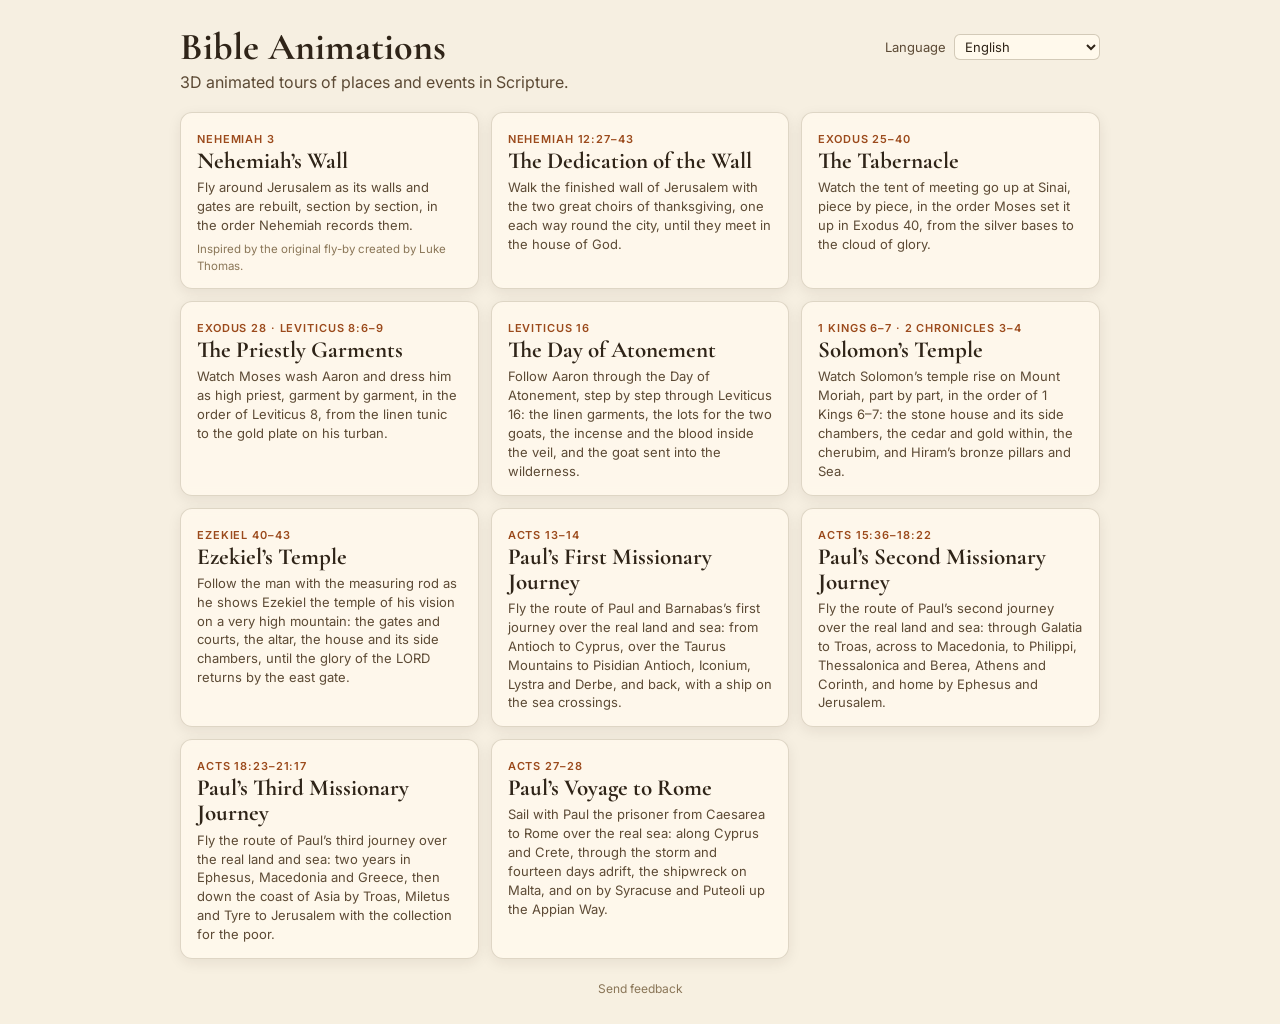
<file: index.html>
<!doctype html>
<html lang="en">
<head>
  <meta charset="utf-8">
  <meta name="viewport" content="width=device-width, initial-scale=1">
  <!-- Google tag (gtag.js) -->
  <script async src="https://www.googletagmanager.com/gtag/js?id=G-9447JFD9MX"></script>
  <script>
    window.dataLayer = window.dataLayer || [];
    function gtag(){dataLayer.push(arguments);}
    gtag('js', new Date());

    if (location.hostname.endsWith('bibletours3d.org')) gtag('config', 'G-9447JFD9MX');
  </script>
  <title data-i18n="siteDocTitle">Bible Animations: Free 3D Tours of the Tabernacle, the Temple and Jerusalem</title>
  <meta name="description" data-i18n-content="siteDescription" content="Free interactive 3D tours of the Bible: Nehemiah’s wall, the tabernacle, the priestly garments, the Day of Atonement, Holy Week in Jerusalem, Solomon’s temple, Ezekiel’s temple and Paul’s journeys, built step by step from the text.">
  <meta name="robots" content="index, follow, max-image-preview:large">
  <link rel="alternate" hreflang="en" href="https://bibletours3d.org/">
  <link rel="alternate" hreflang="es" href="https://bibletours3d.org/?lang=es">
  <link rel="alternate" hreflang="fr" href="https://bibletours3d.org/?lang=fr">
  <link rel="alternate" hreflang="pt-BR" href="https://bibletours3d.org/?lang=pt">
  <link rel="alternate" hreflang="it" href="https://bibletours3d.org/?lang=it">
  <link rel="alternate" hreflang="x-default" href="https://bibletours3d.org/">
  <meta property="og:type" content="website">
  <meta property="og:site_name" content="Bible Animations">
  <meta property="og:title" content="Bible Animations: Free 3D Tours of the Tabernacle, the Temple and Jerusalem">
  <meta property="og:description" content="Free interactive 3D tours of the Bible: Nehemiah’s wall, the tabernacle, the priestly garments, the Day of Atonement, Holy Week in Jerusalem, Solomon’s temple, Ezekiel’s temple and Paul’s journeys, built step by step from the text.">
  <meta property="og:url" content="https://bibletours3d.org/">
  <meta property="og:image" content="https://bibletours3d.org/images/tabernacle.jpg">
  <meta property="og:image:width" content="1280">
  <meta property="og:image:height" content="800">
  <meta property="og:locale" content="en_US">
  <meta property="og:locale:alternate" content="es_ES">
  <meta property="og:locale:alternate" content="fr_FR">
  <meta property="og:locale:alternate" content="pt_BR">
  <meta property="og:locale:alternate" content="it_IT">
  <meta name="twitter:card" content="summary_large_image">
  <meta name="twitter:title" content="Bible Animations: Free 3D Tours of the Tabernacle, the Temple and Jerusalem">
  <meta name="twitter:description" content="Free interactive 3D tours of the Bible: Nehemiah’s wall, the tabernacle, the priestly garments, the Day of Atonement, Holy Week in Jerusalem, Solomon’s temple, Ezekiel’s temple and Paul’s journeys, built step by step from the text.">
  <meta name="twitter:image" content="https://bibletours3d.org/images/tabernacle.jpg">
  <script type="application/ld+json">
{
  "@context": "https://schema.org",
  "@graph": [
    {
      "@type": "WebSite",
      "@id": "https://bibletours3d.org/#website",
      "name": "Bible Animations",
      "alternateName": "Bible Tours 3D",
      "url": "https://bibletours3d.org/",
      "inLanguage": [
        "en",
        "es",
        "fr",
        "pt-BR",
        "it"
      ]
    },
    {
      "@type": "CollectionPage",
      "@id": "https://bibletours3d.org/#page",
      "url": "https://bibletours3d.org/",
      "name": "Bible Animations: Free 3D Tours of the Tabernacle, the Temple and Jerusalem",
      "description": "Free interactive 3D tours of the Bible: Nehemiah’s wall, the tabernacle, the priestly garments, the Day of Atonement, Holy Week in Jerusalem, Solomon’s temple, Ezekiel’s temple and Paul’s journeys, built step by step from the text.",
      "isPartOf": {
        "@id": "https://bibletours3d.org/#website"
      },
      "inLanguage": [
        "en",
        "es",
        "fr",
        "pt-BR",
        "it"
      ],
      "dateModified": "2026-11-03",
      "mainEntity": {
        "@type": "ItemList",
        "itemListElement": [
          {
            "@type": "ListItem",
            "position": 1,
            "url": "https://bibletours3d.org/nehemiahs-wall/",
            "name": "Nehemiah’s Wall"
          },
          {
            "@type": "ListItem",
            "position": 2,
            "url": "https://bibletours3d.org/dedication-of-the-wall/",
            "name": "The Dedication of the Wall"
          },
          {
            "@type": "ListItem",
            "position": 3,
            "url": "https://bibletours3d.org/tabernacle/",
            "name": "The Tabernacle"
          },
          {
            "@type": "ListItem",
            "position": 4,
            "url": "https://bibletours3d.org/priestly-garments/",
            "name": "The Priestly Garments"
          },
          {
            "@type": "ListItem",
            "position": 5,
            "url": "https://bibletours3d.org/day-of-atonement/",
            "name": "The Day of Atonement"
          },
          {
            "@type": "ListItem",
            "position": 6,
            "url": "https://bibletours3d.org/holy-week/",
            "name": "Holy Week in Jerusalem"
          },
          {
            "@type": "ListItem",
            "position": 7,
            "url": "https://bibletours3d.org/solomons-temple/",
            "name": "Solomon’s Temple"
          },
          {
            "@type": "ListItem",
            "position": 8,
            "url": "https://bibletours3d.org/ezekiels-temple/",
            "name": "Ezekiel’s Temple"
          },
          {
            "@type": "ListItem",
            "position": 9,
            "url": "https://bibletours3d.org/pauls-first-journey/",
            "name": "Paul’s First Missionary Journey"
          },
          {
            "@type": "ListItem",
            "position": 10,
            "url": "https://bibletours3d.org/pauls-second-journey/",
            "name": "Paul’s Second Missionary Journey"
          },
          {
            "@type": "ListItem",
            "position": 11,
            "url": "https://bibletours3d.org/pauls-third-journey/",
            "name": "Paul’s Third Missionary Journey"
          },
          {
            "@type": "ListItem",
            "position": 12,
            "url": "https://bibletours3d.org/pauls-voyage-to-rome/",
            "name": "Paul’s Voyage to Rome"
          }
        ]
      }
    }
  ]
}
  </script>
  <link href="https://fonts.googleapis.com/css2?family=Cormorant+Garamond:wght@600;700&family=Inter:wght@400;500;600&display=swap" rel="stylesheet">
  <style>
    :root { --parch: #f7f0e1; --ink: #2f2418; --ink-2: #5c4a35; --accent: #9b4a1c; }
    body { margin: 0; min-height: 100vh; background: var(--parch); color: var(--ink); font-family: Inter, system-ui, sans-serif; }
    /* Stills from the animations, crossfading slowly behind a parchment wash. */
    .bg { position: fixed; inset: 0; z-index: -1; overflow: hidden; }
    .bg img { position: absolute; inset: 0; width: 100%; height: 100%; object-fit: cover; opacity: 0;
      filter: saturate(.75); animation: slide 96s infinite; }
    .bg img:nth-child(1) { animation-delay: -2s; }
    .bg img:nth-child(2) { animation-delay: 6s; }
    .bg img:nth-child(3) { animation-delay: 14s; }
    .bg img:nth-child(4) { animation-delay: 22s; }
    .bg img:nth-child(5) { animation-delay: 30s; }
    .bg img:nth-child(6) { animation-delay: 38s; }
    .bg img:nth-child(7) { animation-delay: 46s; }
    .bg img:nth-child(8) { animation-delay: 54s; }
    .bg img:nth-child(9) { animation-delay: 62s; }
    .bg img:nth-child(10) { animation-delay: 70s; }
    .bg img:nth-child(11) { animation-delay: 78s; }
    .bg img:nth-child(12) { animation-delay: 86s; }
    .bg::after { content: ''; position: absolute; inset: 0; background: rgba(247,240,225,.7); }
    @keyframes slide {
      0% { opacity: 0; transform: scale(1); }
      2%, 8.5% { opacity: 1; }
      10.4%, 100% { opacity: 0; transform: scale(1.08); }
    }
    @media (prefers-reduced-motion: reduce) {
      .bg img { animation: none; }
      .bg img:first-child { opacity: 1; }
    }
    main { max-width: 920px; margin: 0 auto; padding: 28px 16px; }
    h1 { font: 700 38px/1 'Cormorant Garamond', Georgia, serif; margin: 0 0 6px; }
    .lede { color: var(--ink-2); margin: 0 0 20px; }
    .grid { display: grid; grid-template-columns: repeat(auto-fit, minmax(280px, 1fr)); gap: 12px; }
    a.anim { display: block; padding: 14px 16px; border-radius: 12px; background: rgba(255,249,236,.88); border: 1px solid rgba(80,60,30,.18);
      text-decoration: none; color: inherit; box-shadow: 0 4px 14px rgba(40,25,10,.08); transition: transform .2s, box-shadow .2s;
      backdrop-filter: blur(4px); }
    a.anim:hover { transform: translateY(-2px); box-shadow: 0 8px 22px rgba(40,25,10,.14); }
    a.anim small { font-size: 11px; font-weight: 600; letter-spacing: .08em; text-transform: uppercase; color: var(--accent); }
    a.anim h2 { font: 700 23px/1.1 'Cormorant Garamond', Georgia, serif; margin: 2px 0 4px; }
    a.anim p { margin: 0; color: var(--ink-2); font-size: 13px; line-height: 1.45; }
    a.anim p.credit { margin-top: 6px; font-size: 11.5px; color: #8a7658; }
    .lang { float: right; margin-top: 6px; font-size: 13px; color: var(--ink-2); }
    footer { margin-top: 22px; text-align: center; font-size: 12px; }
    footer a { color: #8a7658; text-decoration: none; }
    footer a:hover { color: var(--accent); text-decoration: underline; }
    .lang select { font: inherit; color: var(--ink); background: #fff9ec; border: 1px solid rgba(80,60,30,.25); border-radius: 6px; padding: 3px 6px; margin-left: 4px; }
  </style>
</head>
<body>
  <div class="bg" aria-hidden="true">
    <img src="images/nehemiahs-wall.jpg" alt="">
    <img src="images/dedication-of-the-wall.jpg" alt="" loading="lazy">
    <img src="images/tabernacle.jpg" alt="" loading="lazy">
    <img src="images/priestly-garments.jpg" alt="" loading="lazy">
    <img src="images/day-of-atonement.jpg" alt="" loading="lazy">
    <img src="images/holy-week.jpg" alt="" loading="lazy">
    <img src="images/solomons-temple.jpg" alt="" loading="lazy">
    <img src="images/ezekiels-temple.jpg" alt="" loading="lazy">
    <img src="images/pauls-first-journey.jpg" alt="" loading="lazy">
    <img src="images/pauls-second-journey.jpg" alt="" loading="lazy">
    <img src="images/pauls-third-journey.jpg" alt="" loading="lazy">
    <img src="images/pauls-voyage-to-rome.jpg" alt="" loading="lazy">
  </div>
  <main>
    <label class="lang"><span data-i18n="language">Language</span> <select id="lang"></select></label>
    <h1 data-i18n="siteTitle">Bible Animations</h1>
    <p class="lede" data-i18n="siteLede">3D animated tours of places and events in Scripture.</p>
    <div class="grid">
      <a class="anim" href="nehemiahs-wall/">
        <small data-i18n="nehemiah.ref">Nehemiah 3</small>
        <h2 data-i18n="nehemiah.title">Nehemiah’s Wall</h2>
        <p data-i18n="nehemiah.blurb">Fly around Jerusalem as its walls and gates are rebuilt, section by section, in the order Nehemiah records them.</p>
        <p class="credit" data-i18n="lukeThomas">Inspired by the original fly-by created by Luke Thomas.</p>
      </a>
      <a class="anim" href="dedication-of-the-wall/">
        <small data-i18n="dedication.ref">Nehemiah 12:27–43</small>
        <h2 data-i18n="dedication.title">The Dedication of the Wall</h2>
        <p data-i18n="dedication.blurb">Walk the finished wall of Jerusalem with the two great choirs of thanksgiving, one each way round the city, until they meet in the house of God.</p>
      </a>
      <a class="anim" href="tabernacle/">
        <small data-i18n="tabernacle.ref">Exodus 25–40</small>
        <h2 data-i18n="tabernacle.title">The Tabernacle</h2>
        <p data-i18n="tabernacle.blurb">Watch the tent of meeting go up at Sinai, piece by piece, in the order Moses set it up in Exodus 40, from the silver bases to the cloud of glory.</p>
      </a>
      <a class="anim" href="priestly-garments/">
        <small data-i18n="garments.ref">Exodus 28 · Leviticus 8:6–9</small>
        <h2 data-i18n="garments.title">The Priestly Garments</h2>
        <p data-i18n="garments.blurb">Watch Moses wash Aaron and dress him as high priest, garment by garment, in the order of Leviticus 8, from the linen tunic to the gold plate on his turban.</p>
      </a>
      <a class="anim" href="day-of-atonement/">
        <small data-i18n="atonement.ref">Leviticus 16</small>
        <h2 data-i18n="atonement.title">The Day of Atonement</h2>
        <p data-i18n="atonement.blurb">Follow Aaron through the Day of Atonement, step by step through Leviticus 16: the linen garments, the lots for the two goats, the incense and the blood inside the veil, and the goat sent into the wilderness.</p>
      </a>
      <a class="anim" href="solomons-temple/">
        <small data-i18n="solomon.ref">1 Kings 6–7 · 2 Chronicles 3–4</small>
        <h2 data-i18n="solomon.title">Solomon’s Temple</h2>
        <p data-i18n="solomon.blurb">Watch Solomon’s temple rise on Mount Moriah, part by part, in the order of 1 Kings 6–7: the stone house and its side chambers, the cedar and gold within, the cherubim, and Hiram’s bronze pillars and Sea.</p>
      </a>
      <a class="anim" href="ezekiels-temple/">
        <small data-i18n="ezekiel.ref">Ezekiel 40–43</small>
        <h2 data-i18n="ezekiel.title">Ezekiel’s Temple</h2>
        <p data-i18n="ezekiel.blurb">Follow the man with the measuring rod as he shows Ezekiel the temple of his vision on a very high mountain: the gates and courts, the altar, the house and its side chambers, until the glory of the LORD returns by the east gate.</p>
      </a>
      <a class="anim" href="pauls-first-journey/">
        <small data-i18n="journey.ref">Acts 13–14</small>
        <h2 data-i18n="journey.title">Paul’s First Missionary Journey</h2>
        <p data-i18n="journey.blurb">Fly the route of Paul and Barnabas’s first journey over the real land and sea: from Antioch to Cyprus, over the Taurus Mountains to Pisidian Antioch, Iconium, Lystra and Derbe, and back, with a ship on the sea crossings.</p>
      </a>
      <a class="anim" href="pauls-second-journey/">
        <small data-i18n="journey2.ref">Acts 15:36–18:22</small>
        <h2 data-i18n="journey2.title">Paul’s Second Missionary Journey</h2>
        <p data-i18n="journey2.blurb">Fly the route of Paul’s second journey over the real land and sea: through Galatia to Troas, across to Macedonia, to Philippi, Thessalonica and Berea, Athens and Corinth, and home by Ephesus and Jerusalem.</p>
      </a>
      <a class="anim" href="pauls-third-journey/">
        <small data-i18n="journey3.ref">Acts 18:23–21:17</small>
        <h2 data-i18n="journey3.title">Paul’s Third Missionary Journey</h2>
        <p data-i18n="journey3.blurb">Fly the route of Paul’s third journey over the real land and sea: two years in Ephesus, Macedonia and Greece, then down the coast of Asia by Troas, Miletus and Tyre to Jerusalem with the collection for the poor.</p>
      </a>
      <a class="anim" href="pauls-voyage-to-rome/">
        <small data-i18n="voyage.ref">Acts 27–28</small>
        <h2 data-i18n="voyage.title">Paul’s Voyage to Rome</h2>
        <p data-i18n="voyage.blurb">Sail with Paul the prisoner from Caesarea to Rome over the real sea: along Cyprus and Crete, through the storm and fourteen days adrift, the shipwreck on Malta, and on by Syracuse and Puteoli up the Appian Way.</p>
      </a>
    </div>
    <footer id="footer"></footer>
  </main>
  <script type="module">
    import { LANGS, pageLangs, chooseLang, setLang, rememberLang, localizeDOM, feedbackHTML } from './i18n.js';
    const select = document.getElementById('lang');
    for (const k of pageLangs()) select.add(new Option(LANGS[k].name, k));
    function show(lang) {
      setLang(lang);
      select.value = lang;
      localizeDOM();
      document.getElementById('footer').innerHTML = feedbackHTML();
    }
    select.onchange = () => { rememberLang(select.value); show(select.value); };
    const lang = chooseLang();
    if (new URLSearchParams(location.search).get('lang') === lang) rememberLang(lang);
    show(lang);
  </script>
</body>
</html>
</file>
